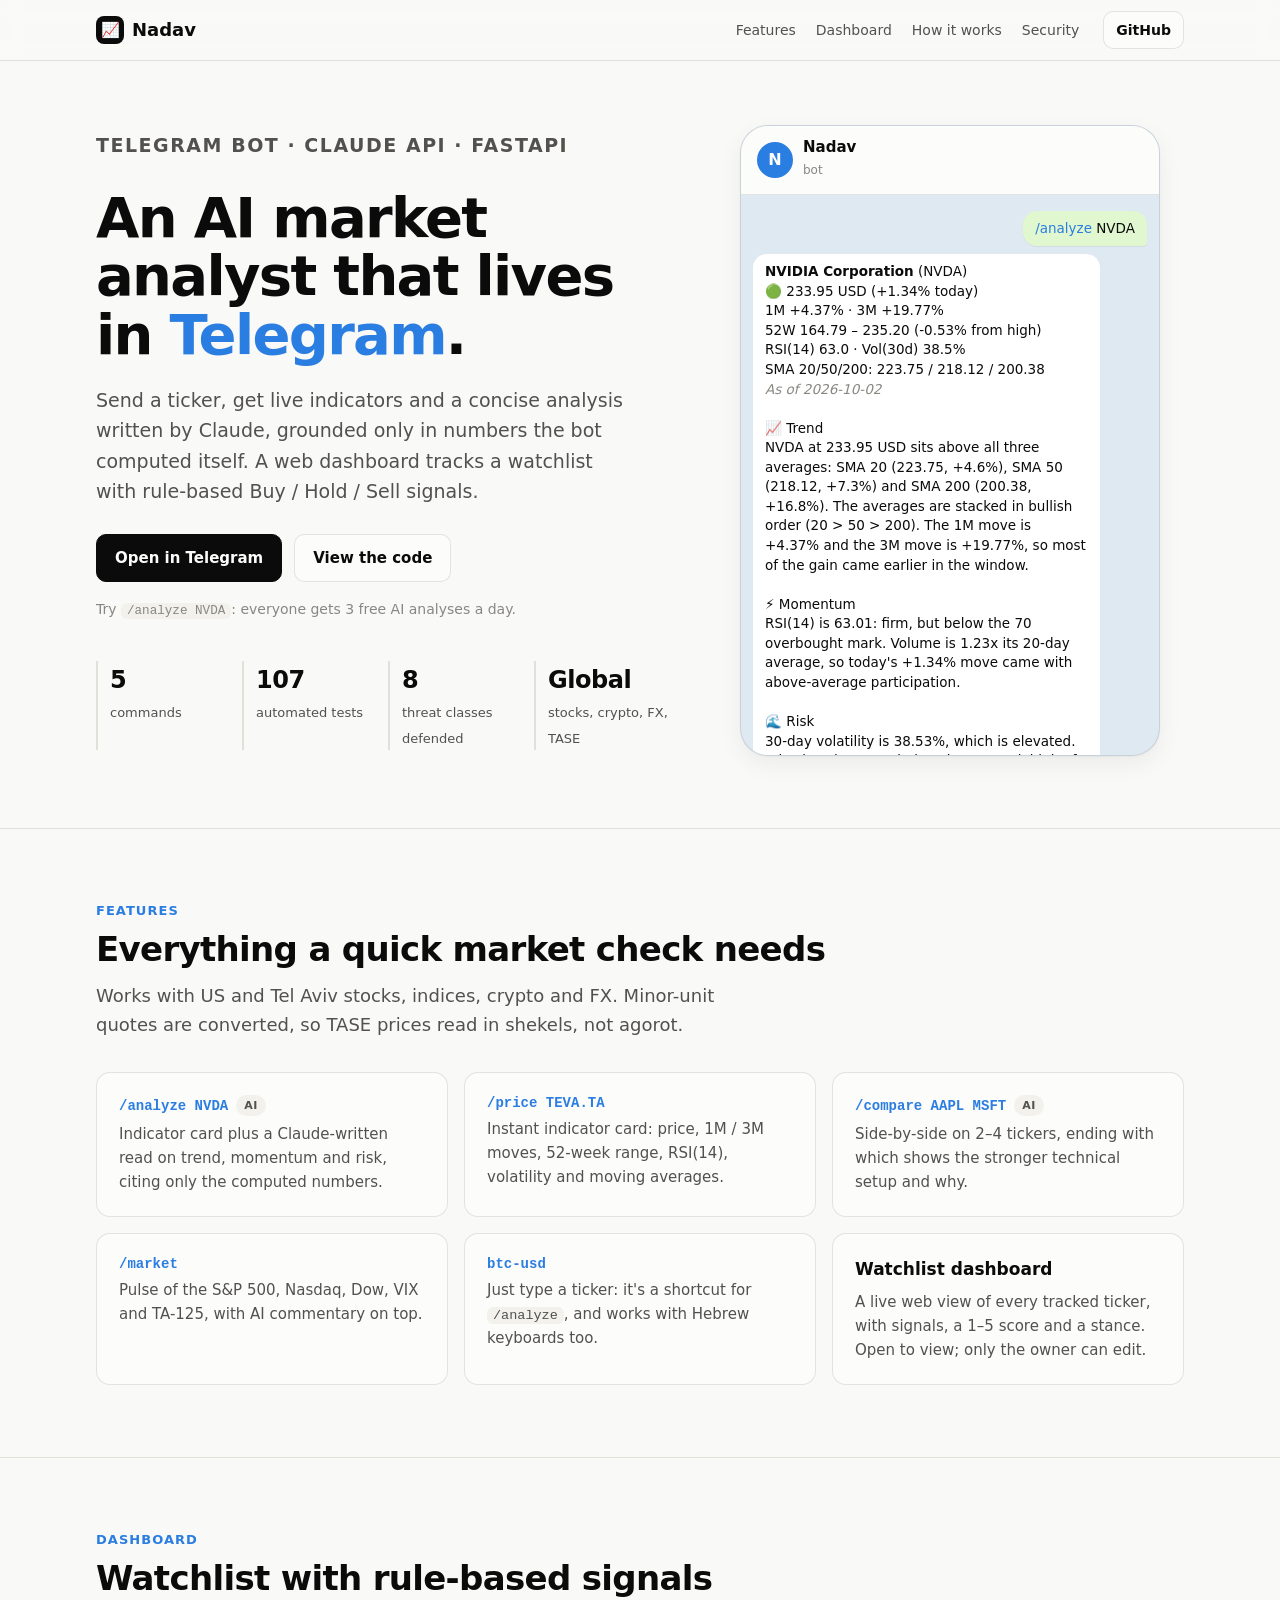
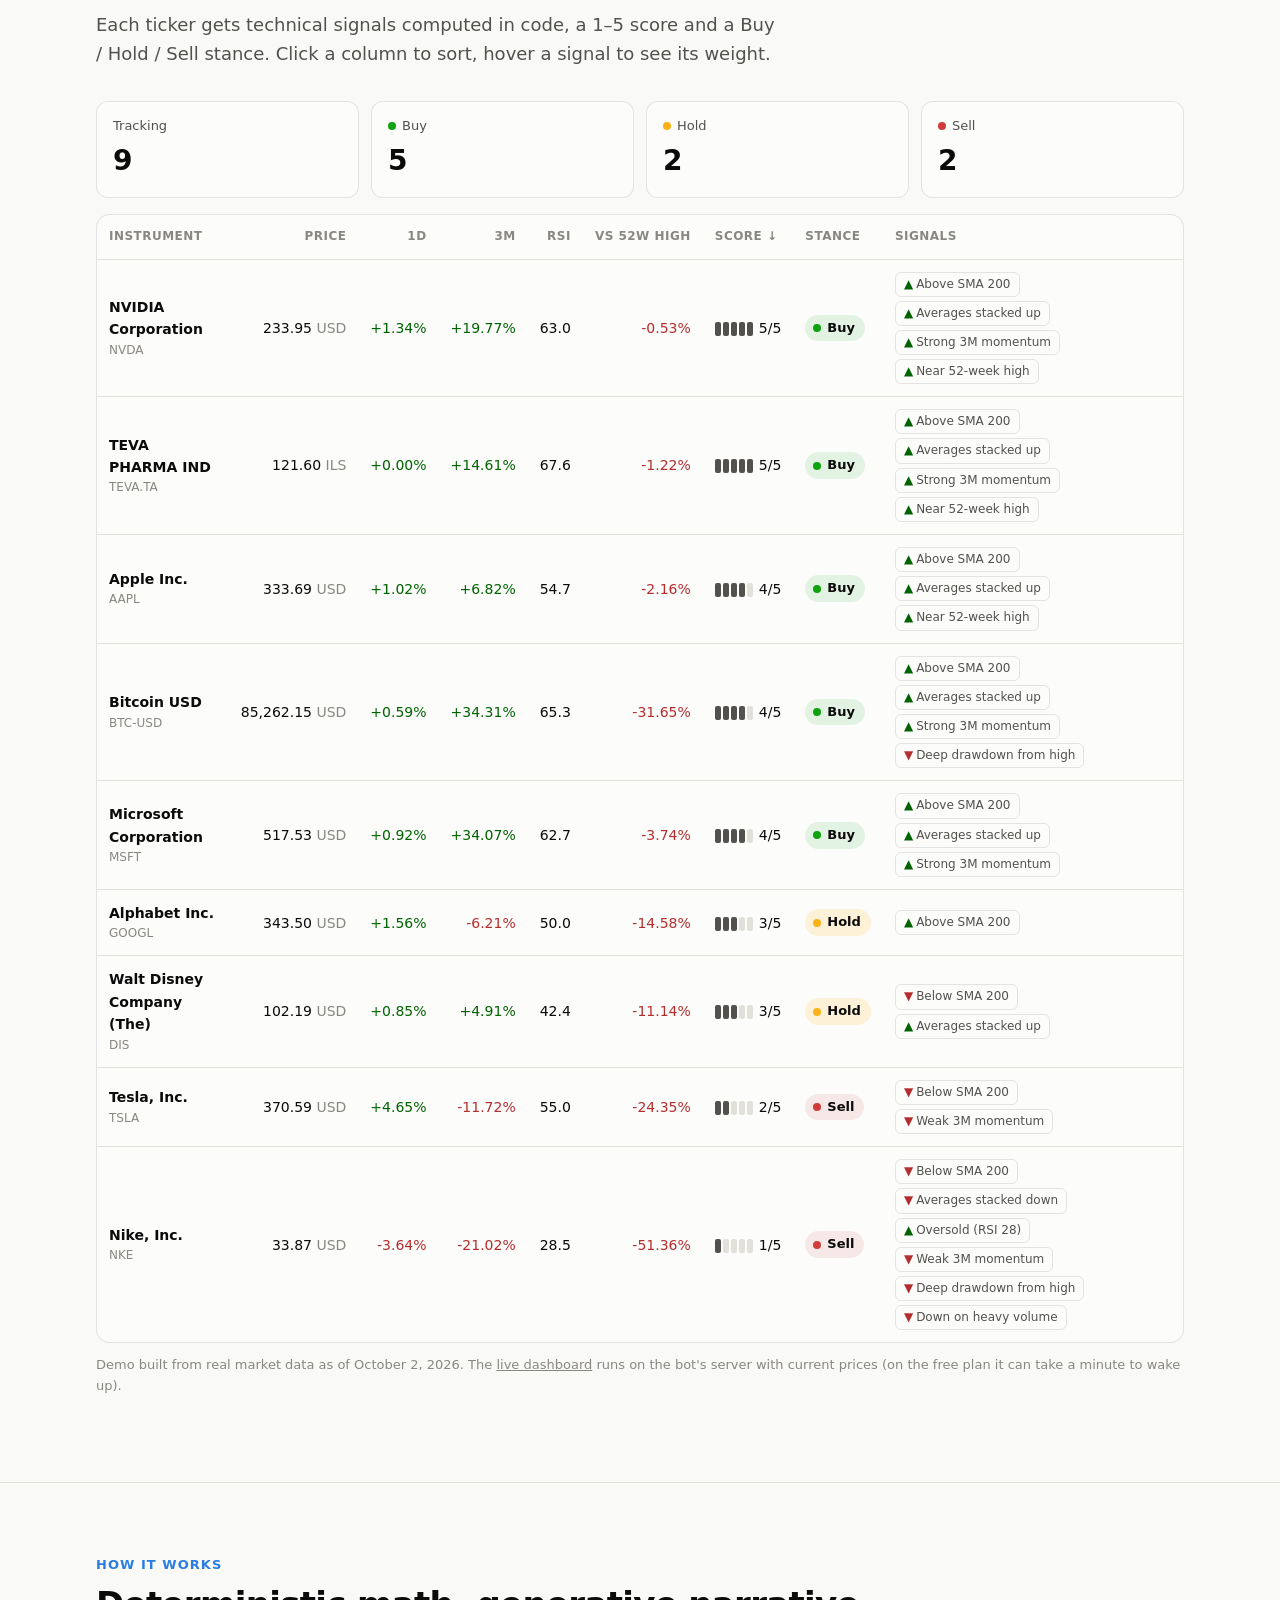
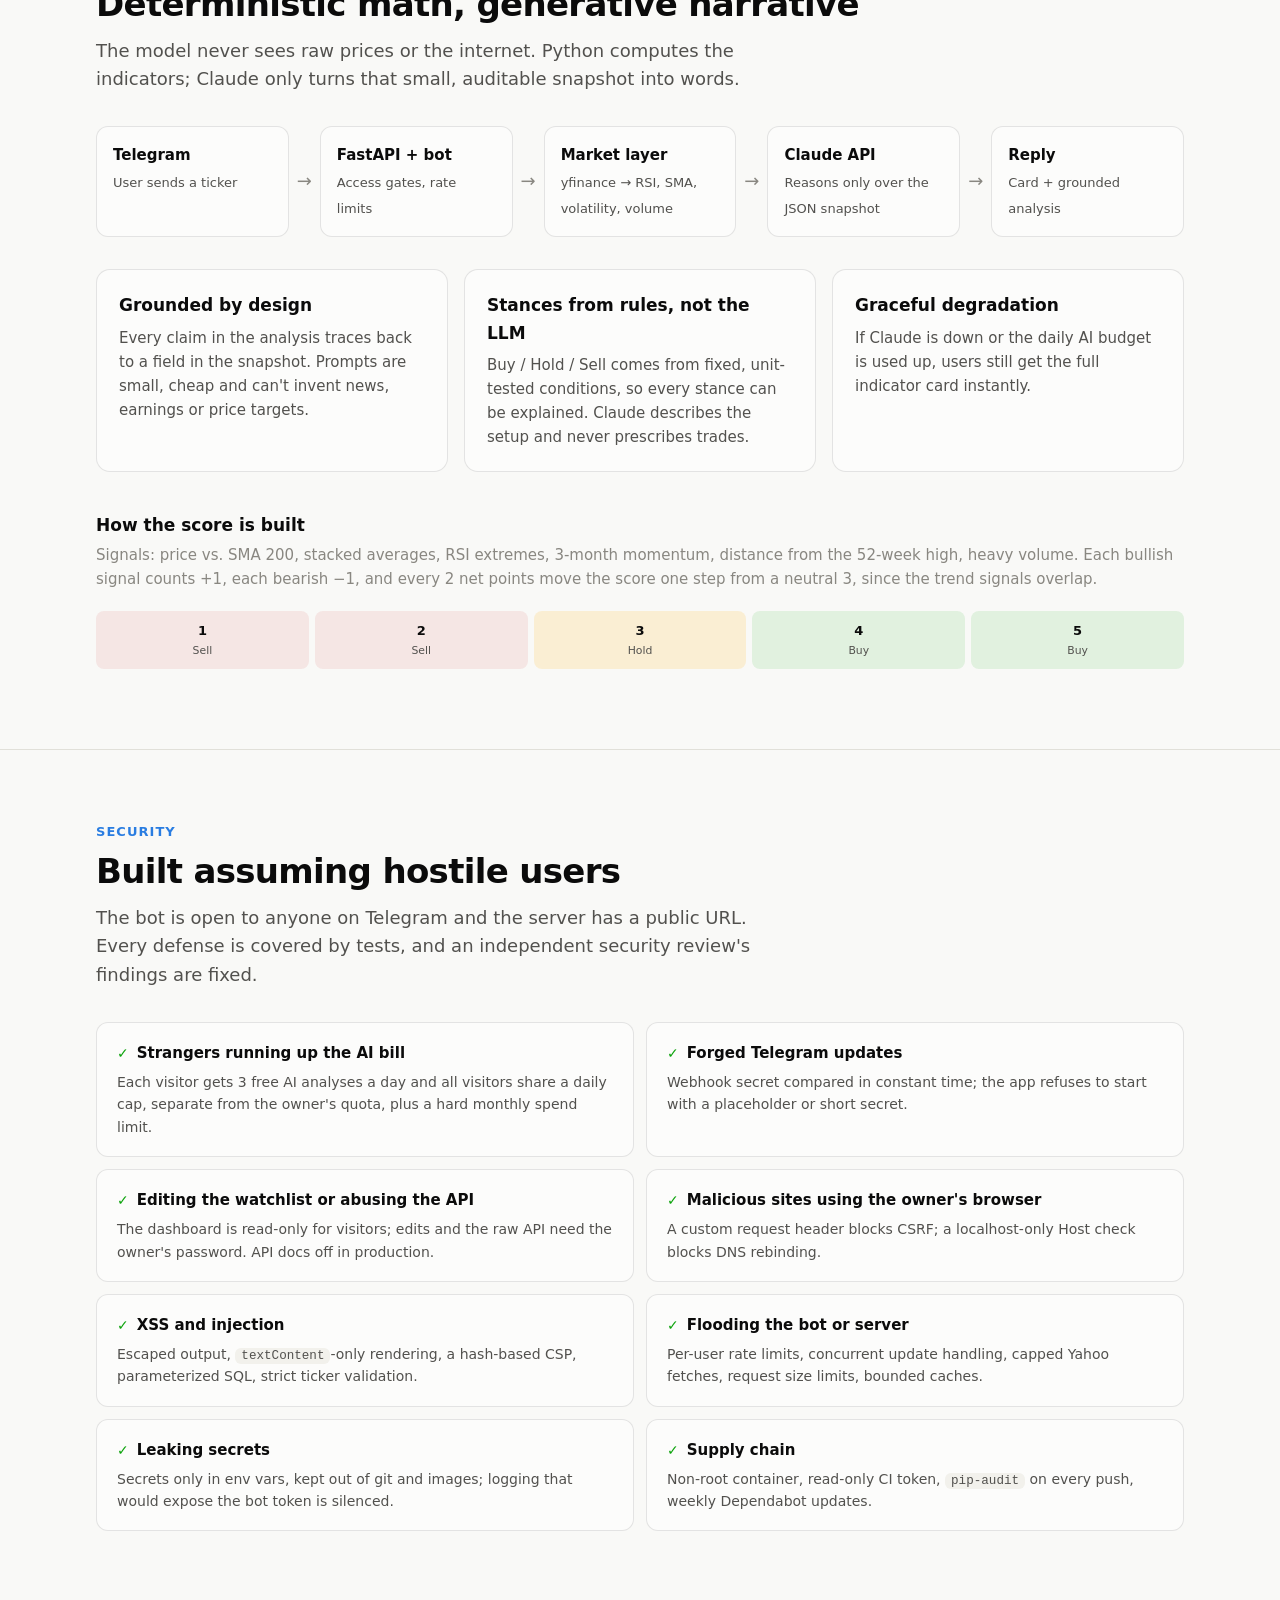
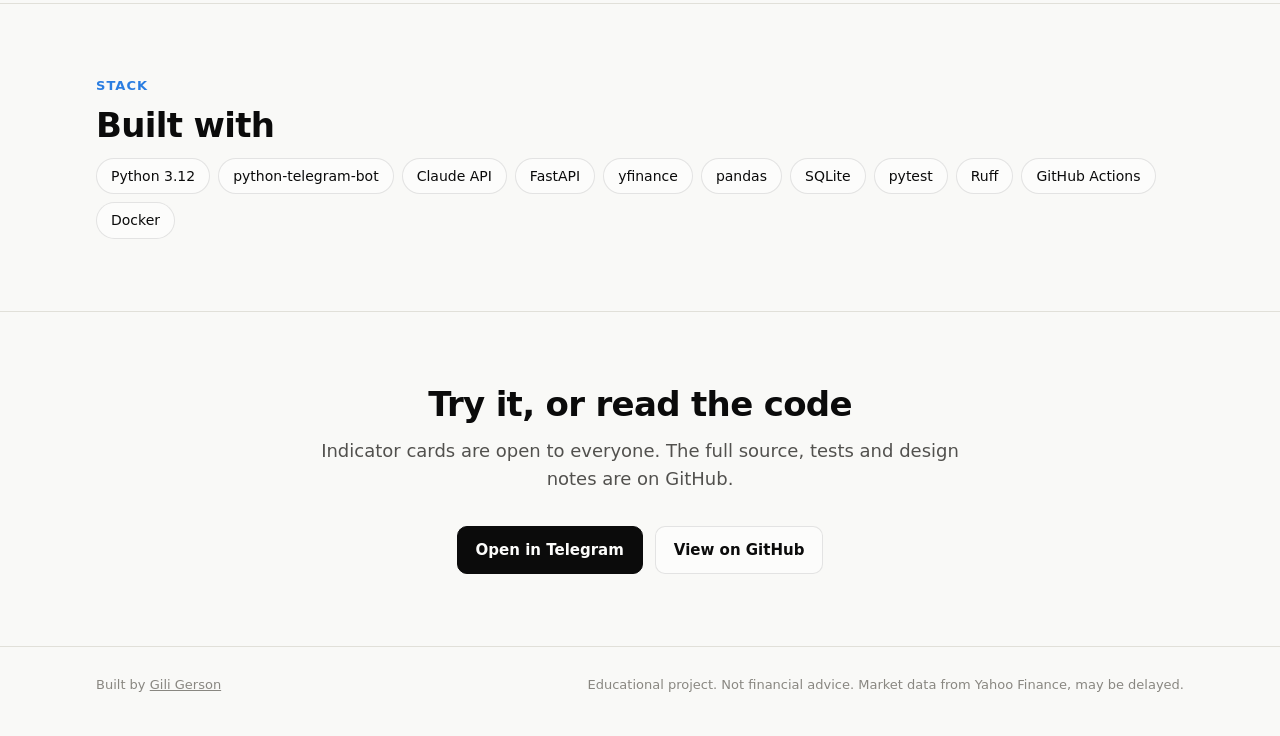
<file: site/index.html>
<!doctype html>
<html lang="en">
<head>
<meta charset="utf-8">
<meta name="viewport" content="width=device-width, initial-scale=1">
<title>Nadav · AI market analyst in Telegram</title>
<meta name="description" content="A Telegram bot that turns live market data into grounded, Claude-written analysis, with a watchlist dashboard and rule-based technical signals.">
<meta property="og:title" content="Nadav · AI market analyst in Telegram">
<meta property="og:description" content="Live indicators, Claude-written analysis grounded in computed data, and a watchlist dashboard with rule-based signals.">
<meta name="theme-color" content="#0b0b0b">
<link rel="icon" href="data:image/svg+xml,%3Csvg xmlns='http://www.w3.org/2000/svg' viewBox='0 0 32 32'%3E%3Crect width='32' height='32' rx='8' fill='%230b0b0b'/%3E%3Cpath d='M7 21l6-6 4 4 8-9' stroke='%23fff' stroke-width='3' fill='none' stroke-linecap='round' stroke-linejoin='round'/%3E%3C/svg%3E">
<link rel="stylesheet" href="styles.css">
<script src="app.js" defer></script>
</head>
<body>

<nav>
  <div class="wrap">
    <a class="logo" href="#top"><span class="logo-mark" aria-hidden="true">📈</span>Nadav</a>
    <div class="nav-links">
      <a href="#features">Features</a>
      <a href="#dashboard">Dashboard</a>
      <a href="#how">How it works</a>
      <a href="#security">Security</a>
    </div>
    <a class="btn btn-small" href="https://github.com/GiliGerson/nadav-bot">GitHub</a>
  </div>
</nav>

<header class="hero" id="top">
  <div class="wrap">
    <div>
      <p class="eyebrow">Telegram bot · Claude API · FastAPI</p>
      <h1>An AI market analyst that lives in <span>Telegram</span>.</h1>
      <p>Send a ticker, get live indicators and a concise analysis written by Claude, grounded only in numbers the bot computed itself. A web dashboard tracks a watchlist with rule-based Buy / Hold / Sell signals.</p>
      <div class="cta">
        <a class="btn btn-primary" href="https://t.me/NadavFinancialBot">Open in Telegram</a>
        <a class="btn" href="https://github.com/GiliGerson/nadav-bot">View the code</a>
      </div>
      <p class="note">Try <code>/analyze NVDA</code>: everyone gets 3 free AI analyses a day.</p>
      <div class="stats">
        <div class="stat"><b>5</b><span>commands</span></div>
        <div class="stat"><b>107</b><span>automated tests</span></div>
        <div class="stat"><b>8</b><span>threat classes defended</span></div>
        <div class="stat"><b>Global</b><span>stocks, crypto, FX, TASE</span></div>
      </div>
    </div>

    <div class="phone" aria-label="Example conversation with the bot">
      <div class="phone-bar">
        <div class="avatar" aria-hidden="true">N</div>
        <div><b>Nadav</b><small>bot</small></div>
      </div>
      <div class="chat">
        <div class="bubble out"><span class="cmd">/analyze</span> NVDA</div>
        <div class="bubble in"><b>NVIDIA Corporation</b> (NVDA)
🟢 233.95 USD  (+1.34% today)
1M +4.37% · 3M +19.77%
52W 164.79 – 235.20 (-0.53% from high)
RSI(14) 63.0 · Vol(30d) 38.5%
SMA 20/50/200: 223.75 / 218.12 / 200.38
<i>As of 2026-10-02</i>

📈 Trend
NVDA at 233.95 USD sits above all three averages: SMA 20 (223.75, +4.6%), SMA 50 (218.12, +7.3%) and SMA 200 (200.38, +16.8%). The averages are stacked in bullish order (20 &gt; 50 &gt; 200). The 1M move is +4.37% and the 3M move is +19.77%, so most of the gain came earlier in the window.

⚡ Momentum
RSI(14) is 63.01: firm, but below the 70 overbought mark. Volume is 1.23x its 20-day average, so today's +1.34% move came with above-average participation.

🌊 Risk
30-day volatility is 38.53%, which is elevated. Price is only 0.53% below the 52-week high of 235.2 and about 42% above the 52-week low of 164.79.

🧭 Bottom line
A strong, well-supported uptrend trading right at its yearly high, with momentum and volume confirming. Watch the 235.2 52-week high: a close above it on solid volume would extend the trend.

<i>Not financial advice. Data from Yahoo Finance, may be delayed.</i></div>
      </div>
    </div>
  </div>
</header>

<section id="features">
  <div class="wrap">
    <p class="eyebrow">Features</p>
    <h2>Everything a quick market check needs</h2>
    <p class="lede">Works with US and Tel Aviv stocks, indices, crypto and FX. Minor-unit quotes are converted, so TASE prices read in shekels, not agorot.</p>
    <div class="grid">
      <div class="card">
        <h3><span class="cmd">/analyze NVDA</span> <span class="pill">AI</span></h3>
        <p>Indicator card plus a Claude-written read on trend, momentum and risk, citing only the computed numbers.</p>
      </div>
      <div class="card">
        <h3><span class="cmd">/price TEVA.TA</span></h3>
        <p>Instant indicator card: price, 1M / 3M moves, 52-week range, RSI(14), volatility and moving averages.</p>
      </div>
      <div class="card">
        <h3><span class="cmd">/compare AAPL MSFT</span> <span class="pill">AI</span></h3>
        <p>Side-by-side on 2–4 tickers, ending with which shows the stronger technical setup and why.</p>
      </div>
      <div class="card">
        <h3><span class="cmd">/market</span></h3>
        <p>Pulse of the S&amp;P 500, Nasdaq, Dow, VIX and TA-125, with AI commentary on top.</p>
      </div>
      <div class="card">
        <h3><span class="cmd">btc-usd</span></h3>
        <p>Just type a ticker: it's a shortcut for <code>/analyze</code>, and works with Hebrew keyboards too.</p>
      </div>
      <div class="card">
        <h3>Watchlist dashboard</h3>
        <p>A live web view of every tracked ticker, with signals, a 1–5 score and a stance. Open to view; only the owner can edit.</p>
      </div>
    </div>
  </div>
</section>

<section id="dashboard">
  <div class="wrap">
    <p class="eyebrow">Dashboard</p>
    <h2>Watchlist with rule-based signals</h2>
    <p class="lede">Each ticker gets technical signals computed in code, a 1–5 score and a Buy / Hold / Sell stance. Click a column to sort, hover a signal to see its weight.</p>

    <div class="tiles" aria-label="Summary">
      <div class="tile"><div class="label">Tracking</div><div class="value" id="t-total">–</div></div>
      <div class="tile"><div class="label"><span class="swatch buy"></span>Buy</div><div class="value" id="t-Buy">–</div></div>
      <div class="tile"><div class="label"><span class="swatch hold"></span>Hold</div><div class="value" id="t-Hold">–</div></div>
      <div class="tile"><div class="label"><span class="swatch sell"></span>Sell</div><div class="value" id="t-Sell">–</div></div>
    </div>

    <div class="table-card">
      <div class="scroll">
        <table>
          <thead>
            <tr>
              <th data-sort="name">Instrument<span class="arrow-ind"></span></th>
              <th class="num" data-sort="price">Price<span class="arrow-ind"></span></th>
              <th class="num" data-sort="change_1d_pct">1D<span class="arrow-ind"></span></th>
              <th class="num" data-sort="change_3m_pct">3M<span class="arrow-ind"></span></th>
              <th class="num" data-sort="rsi_14">RSI<span class="arrow-ind"></span></th>
              <th class="num" data-sort="from_52w_high_pct">vs 52W high<span class="arrow-ind"></span></th>
              <th data-sort="score">Score<span class="arrow-ind"></span></th>
              <th data-sort="stance">Stance<span class="arrow-ind"></span></th>
              <th>Signals</th>
            </tr>
          </thead>
          <tbody id="rows"><tr><td colspan="9" class="muted">Loading demo data…</td></tr></tbody>
        </table>
      </div>
    </div>
    <p class="caption">Demo built from real market data as of October 2, 2026. The <a href="https://nadav-bot-0prm.onrender.com">live dashboard</a> runs on the bot's server with current prices (on the free plan it can take a minute to wake up).</p>
  </div>
</section>

<section id="how">
  <div class="wrap">
    <p class="eyebrow">How it works</p>
    <h2>Deterministic math, generative narrative</h2>
    <p class="lede">The model never sees raw prices or the internet. Python computes the indicators; Claude only turns that small, auditable snapshot into words.</p>

    <div class="flow" aria-label="Request flow">
      <div class="step"><b>Telegram</b><span>User sends a ticker</span></div>
      <div class="arrow" aria-hidden="true">→</div>
      <div class="step"><b>FastAPI + bot</b><span>Access gates, rate limits</span></div>
      <div class="arrow" aria-hidden="true">→</div>
      <div class="step"><b>Market layer</b><span>yfinance → RSI, SMA, volatility, volume</span></div>
      <div class="arrow" aria-hidden="true">→</div>
      <div class="step"><b>Claude API</b><span>Reasons only over the JSON snapshot</span></div>
      <div class="arrow" aria-hidden="true">→</div>
      <div class="step"><b>Reply</b><span>Card + grounded analysis</span></div>
    </div>

    <div class="decisions">
      <div class="card">
        <h3>Grounded by design</h3>
        <p>Every claim in the analysis traces back to a field in the snapshot. Prompts are small, cheap and can't invent news, earnings or price targets.</p>
      </div>
      <div class="card">
        <h3>Stances from rules, not the LLM</h3>
        <p>Buy / Hold / Sell comes from fixed, unit-tested conditions, so every stance can be explained. Claude describes the setup and never prescribes trades.</p>
      </div>
      <div class="card">
        <h3>Graceful degradation</h3>
        <p>If Claude is down or the daily AI budget is used up, users still get the full indicator card instantly.</p>
      </div>
    </div>

    <h3 class="subhead">How the score is built</h3>
    <p class="subtext">Signals: price vs. SMA 200, stacked averages, RSI extremes, 3-month momentum, distance from the 52-week high, heavy volume. Each bullish signal counts +1, each bearish −1, and every 2 net points move the score one step from a neutral 3, since the trend signals overlap.</p>
    <div class="scale">
      <div class="stance-Sell">1<small>Sell</small></div>
      <div class="stance-Sell">2<small>Sell</small></div>
      <div class="stance-Hold">3<small>Hold</small></div>
      <div class="stance-Buy">4<small>Buy</small></div>
      <div class="stance-Buy">5<small>Buy</small></div>
    </div>
  </div>
</section>

<section id="security">
  <div class="wrap">
    <p class="eyebrow">Security</p>
    <h2>Built assuming hostile users</h2>
    <p class="lede">The bot is open to anyone on Telegram and the server has a public URL. Every defense is covered by tests, and an independent security review's findings are fixed.</p>
    <div class="threats">
      <div class="threat"><h3><span class="ico">✓</span>Strangers running up the AI bill</h3><p>Each visitor gets 3 free AI analyses a day and all visitors share a daily cap, separate from the owner's quota, plus a hard monthly spend limit.</p></div>
      <div class="threat"><h3><span class="ico">✓</span>Forged Telegram updates</h3><p>Webhook secret compared in constant time; the app refuses to start with a placeholder or short secret.</p></div>
      <div class="threat"><h3><span class="ico">✓</span>Editing the watchlist or abusing the API</h3><p>The dashboard is read-only for visitors; edits and the raw API need the owner's password. API docs off in production.</p></div>
      <div class="threat"><h3><span class="ico">✓</span>Malicious sites using the owner's browser</h3><p>A custom request header blocks CSRF; a localhost-only Host check blocks DNS rebinding.</p></div>
      <div class="threat"><h3><span class="ico">✓</span>XSS and injection</h3><p>Escaped output, <code>textContent</code>-only rendering, a hash-based CSP, parameterized SQL, strict ticker validation.</p></div>
      <div class="threat"><h3><span class="ico">✓</span>Flooding the bot or server</h3><p>Per-user rate limits, concurrent update handling, capped Yahoo fetches, request size limits, bounded caches.</p></div>
      <div class="threat"><h3><span class="ico">✓</span>Leaking secrets</h3><p>Secrets only in env vars, kept out of git and images; logging that would expose the bot token is silenced.</p></div>
      <div class="threat"><h3><span class="ico">✓</span>Supply chain</h3><p>Non-root container, read-only CI token, <code>pip-audit</code> on every push, weekly Dependabot updates.</p></div>
    </div>
  </div>
</section>

<section id="stack">
  <div class="wrap">
    <p class="eyebrow">Stack</p>
    <h2>Built with</h2>
    <div class="stack">
      <span>Python 3.12</span><span>python-telegram-bot</span><span>Claude API</span><span>FastAPI</span>
      <span>yfinance</span><span>pandas</span><span>SQLite</span><span>pytest</span><span>Ruff</span>
      <span>GitHub Actions</span><span>Docker</span>
    </div>
  </div>
</section>

<section class="closing">
  <div class="wrap">
    <h2>Try it, or read the code</h2>
    <p class="lede centered">Indicator cards are open to everyone. The full source, tests and design notes are on GitHub.</p>
    <div class="cta">
      <a class="btn btn-primary" href="https://t.me/NadavFinancialBot">Open in Telegram</a>
      <a class="btn" href="https://github.com/GiliGerson/nadav-bot">View on GitHub</a>
    </div>
  </div>
</section>

<footer>
  <div class="wrap">
    <span>Built by <a href="https://github.com/GiliGerson">Gili Gerson</a></span>
    <span>Educational project. Not financial advice. Market data from Yahoo Finance, may be delayed.</span>
  </div>
</footer>

</body>
</html>
</file>
<file: site/styles.css>
:root {
  --page: #f9f9f7;
  --surface: #fcfcfb;
  --surface-2: #f2f1ec;
  --ink: #0b0b0b;
  --ink-2: #52514e;
  --muted: #898781;
  --grid: #e1e0d9;
  --border: rgba(11, 11, 11, 0.10);
  --accent: #0b0b0b;
  --accent-ink: #fcfcfb;
  --brand: #2a7de1;
  --up: #006300;
  --down: #b42e2e;
  --good: #0ca30c;
  --warning: #fab219;
  --critical: #d03b3b;
  --good-wash: rgba(12, 163, 12, 0.10);
  --warning-wash: rgba(250, 178, 25, 0.16);
  --critical-wash: rgba(208, 59, 59, 0.10);
  --row-hover: rgba(11, 11, 11, 0.03);
  --chat-bg: #dfe9f2;
  --bubble-in: #ffffff;
  --bubble-out: #e1f7cf;
  --shadow: 0 1px 2px rgba(11, 11, 11, 0.04), 0 8px 24px rgba(11, 11, 11, 0.06);
  color-scheme: light;
}
@media (prefers-color-scheme: dark) {
  :root:not([data-theme="light"]) {
    --page: #0d0d0d; --surface: #1a1a19; --surface-2: #222220; --ink: #ffffff; --ink-2: #c3c2b7;
    --muted: #898781; --grid: #2c2c2a; --border: rgba(255, 255, 255, 0.10); --accent: #ffffff;
    --accent-ink: #0d0d0d; --brand: #5aa2f0; --up: #0ca30c; --down: #e86464;
    --good-wash: rgba(12, 163, 12, 0.16); --warning-wash: rgba(250, 178, 25, 0.14);
    --critical-wash: rgba(208, 59, 59, 0.18); --row-hover: rgba(255, 255, 255, 0.03);
    --chat-bg: #0f1a24; --bubble-in: #1d2733; --bubble-out: #2b5278;
    --shadow: 0 1px 2px rgba(0, 0, 0, 0.3), 0 8px 24px rgba(0, 0, 0, 0.35);
    color-scheme: dark;
  }
}
:root[data-theme="dark"] {
  --page: #0d0d0d; --surface: #1a1a19; --surface-2: #222220; --ink: #ffffff; --ink-2: #c3c2b7;
  --muted: #898781; --grid: #2c2c2a; --border: rgba(255, 255, 255, 0.10); --accent: #ffffff;
  --accent-ink: #0d0d0d; --brand: #5aa2f0; --up: #0ca30c; --down: #e86464;
  --good-wash: rgba(12, 163, 12, 0.16); --warning-wash: rgba(250, 178, 25, 0.14);
  --critical-wash: rgba(208, 59, 59, 0.18); --row-hover: rgba(255, 255, 255, 0.03);
  --chat-bg: #0f1a24; --bubble-in: #1d2733; --bubble-out: #2b5278;
  --shadow: 0 1px 2px rgba(0, 0, 0, 0.3), 0 8px 24px rgba(0, 0, 0, 0.35);
  color-scheme: dark;
}

* { box-sizing: border-box; }
html { scroll-behavior: smooth; scroll-padding-top: 72px; }
body {
  margin: 0; background: var(--page); color: var(--ink);
  font: 16px/1.6 system-ui, -apple-system, "Segoe UI", sans-serif;
  -webkit-font-smoothing: antialiased;
}
a { color: inherit; }
code { font: 0.9em ui-monospace, "SF Mono", Menlo, monospace; background: var(--surface-2); padding: 1px 6px; border-radius: 6px; }
.wrap { max-width: 1120px; margin: 0 auto; padding: 0 16px; }
section { padding: 72px 0; border-top: 1px solid var(--grid); }
.eyebrow { font-size: 13px; font-weight: 600; letter-spacing: 0.08em; text-transform: uppercase; color: var(--brand); margin: 0 0 8px; }
h2 { font-size: clamp(26px, 4vw, 34px); line-height: 1.2; letter-spacing: -0.02em; margin: 0 0 12px; }
.lede { color: var(--ink-2); max-width: 680px; margin: 0 0 32px; font-size: 18px; }

/* --- Nav ------------------------------------------------------------------ */
nav {
  position: sticky; top: 0; z-index: 10; background: color-mix(in srgb, var(--page) 85%, transparent);
  backdrop-filter: blur(10px); border-bottom: 1px solid var(--grid);
}
nav .wrap { display: flex; align-items: center; gap: 24px; height: 60px; }
.logo { display: flex; align-items: center; gap: 8px; font-weight: 700; text-decoration: none; font-size: 18px; }
.logo-mark {
  width: 28px; height: 28px; border-radius: 8px; background: var(--accent); color: var(--accent-ink);
  display: grid; place-items: center; font-size: 15px;
}
.nav-links { display: flex; gap: 20px; margin-left: auto; font-size: 14px; }
.nav-links a { text-decoration: none; color: var(--ink-2); }
.nav-links a:hover { color: var(--ink); }

.btn {
  display: inline-flex; align-items: center; gap: 8px; border-radius: 10px; padding: 11px 18px;
  font-weight: 600; font-size: 15px; text-decoration: none; border: 1px solid var(--border);
  background: var(--surface); color: var(--ink); cursor: pointer; font-family: inherit;
}
.btn:hover { background: var(--row-hover); }
.btn-primary { background: var(--accent); color: var(--accent-ink); border-color: var(--accent); }
.btn-primary:hover { opacity: 0.88; background: var(--accent); }
.btn-small { padding: 7px 12px; font-size: 14px; }

/* --- Hero ----------------------------------------------------------------- */
.hero { padding: 64px 0 72px; border-top: none; }
.hero .wrap { display: grid; grid-template-columns: 1.1fr 0.9fr; gap: 48px; align-items: center; }
.hero h1 { font-size: clamp(36px, 6vw, 56px); line-height: 1.05; letter-spacing: -0.03em; margin: 0 0 20px; }
.hero h1 span { color: var(--brand); }
.hero p { font-size: 19px; color: var(--ink-2); margin: 0 0 28px; max-width: 540px; }
.cta { display: flex; flex-wrap: wrap; gap: 12px; }
.hero .note { font-size: 14px; color: var(--muted); margin: 16px 0 0; }

.stats { display: grid; grid-template-columns: repeat(4, minmax(0, 1fr)); gap: 12px; margin-top: 40px; }
.stat { border-left: 2px solid var(--grid); padding-left: 12px; }
.stat b { display: block; font-size: 24px; letter-spacing: -0.02em; }
.stat span { font-size: 13px; color: var(--ink-2); }

/* --- Telegram chat mock ---------------------------------------------------- */
.phone {
  background: var(--chat-bg); border-radius: 28px; border: 1px solid var(--border); box-shadow: var(--shadow);
  overflow: hidden; max-width: 420px; justify-self: center; width: 100%;
}
.phone-bar { display: flex; align-items: center; gap: 10px; padding: 12px 16px; background: var(--surface); border-bottom: 1px solid var(--border); }
.avatar { width: 36px; height: 36px; border-radius: 50%; background: var(--brand); color: #fff; display: grid; place-items: center; font-weight: 700; }
.phone-bar b { display: block; font-size: 15px; line-height: 1.2; }
.phone-bar small { color: var(--muted); font-size: 12px; }
.chat { padding: 16px 12px; display: flex; flex-direction: column; gap: 8px; max-height: 560px; overflow-y: auto; }
.bubble {
  max-width: 88%; padding: 8px 12px; border-radius: 14px; font-size: 13.5px; line-height: 1.45;
  white-space: pre-line; box-shadow: 0 1px 1px rgba(0, 0, 0, 0.06);
}
.bubble.out { align-self: flex-end; background: var(--bubble-out); border-bottom-right-radius: 4px; }
.bubble.in { align-self: flex-start; background: var(--bubble-in); border-bottom-left-radius: 4px; }
.bubble .cmd { color: var(--brand); }
.bubble i { color: var(--muted); }

/* --- Feature cards --------------------------------------------------------- */
.grid { display: grid; grid-template-columns: repeat(3, minmax(0, 1fr)); gap: 16px; }
.card { background: var(--surface); border: 1px solid var(--border); border-radius: 14px; padding: 22px; }
.card h3 { margin: 0 0 6px; font-size: 17px; display: flex; align-items: center; gap: 8px; }
.card p { margin: 0; color: var(--ink-2); font-size: 15px; }
.card .cmd { font: 600 14px ui-monospace, "SF Mono", Menlo, monospace; color: var(--brand); }
.pill { font-size: 11px; font-weight: 600; padding: 2px 8px; border-radius: 999px; background: var(--surface-2); color: var(--ink-2); text-transform: uppercase; letter-spacing: 0.04em; }

/* --- Dashboard demo -------------------------------------------------------- */
.tiles { display: grid; grid-template-columns: repeat(4, minmax(0, 1fr)); gap: 12px; margin-bottom: 16px; }
.tile { background: var(--surface); border: 1px solid var(--border); border-radius: 12px; padding: 14px 16px; }
.tile .label { display: flex; align-items: center; gap: 6px; color: var(--ink-2); font-size: 13px; }
.tile .value { font-size: 28px; font-weight: 650; margin-top: 2px; }
.swatch { width: 8px; height: 8px; border-radius: 50%; }
.swatch.buy { background: var(--good); }
.swatch.hold { background: var(--warning); }
.swatch.sell { background: var(--critical); }

.table-card { background: var(--surface); border: 1px solid var(--border); border-radius: 14px; overflow: hidden; }
.scroll { overflow-x: auto; }
table { width: 100%; border-collapse: collapse; min-width: 900px; font-size: 14px; }
th, td { padding: 12px; text-align: left; border-bottom: 1px solid var(--grid); vertical-align: middle; }
tbody tr:last-child td { border-bottom: none; }
tbody tr:hover { background: var(--row-hover); }
th { font-size: 12px; font-weight: 600; color: var(--muted); text-transform: uppercase; letter-spacing: 0.04em; white-space: nowrap; user-select: none; }
th[data-sort] { cursor: pointer; }
th[data-sort]:hover { color: var(--ink); }
.num { text-align: right; font-variant-numeric: tabular-nums; white-space: nowrap; }
.name { font-weight: 600; }
.ticker { color: var(--muted); font-size: 12px; }
.up { color: var(--up); }
.down { color: var(--down); }
.muted { color: var(--muted); }
.stance { display: inline-flex; align-items: center; gap: 6px; padding: 3px 10px 3px 8px; border-radius: 999px; font-weight: 600; font-size: 13px; white-space: nowrap; }
.stance .dot { width: 8px; height: 8px; border-radius: 50%; }
.stance-Buy { background: var(--good-wash); } .stance-Buy .dot { background: var(--good); }
.stance-Hold { background: var(--warning-wash); } .stance-Hold .dot { background: var(--warning); }
.stance-Sell { background: var(--critical-wash); } .stance-Sell .dot { background: var(--critical); }
.meter { display: inline-flex; gap: 2px; vertical-align: middle; margin-right: 6px; }
.meter i { width: 6px; height: 14px; border-radius: 2px; background: var(--grid); }
.meter i.on { background: var(--ink-2); }
.chips { display: flex; flex-wrap: wrap; gap: 4px; }
.chip { font-size: 12px; padding: 2px 8px; border-radius: 6px; border: 1px solid var(--border); color: var(--ink-2); white-space: nowrap; }
.chip b { font-weight: 600; margin-right: 3px; }
.caption { font-size: 13px; color: var(--muted); margin-top: 12px; }

/* --- How it works ---------------------------------------------------------- */
.flow { display: flex; align-items: stretch; gap: 0; margin-bottom: 32px; flex-wrap: wrap; }
.step { flex: 1 1 160px; background: var(--surface); border: 1px solid var(--border); border-radius: 12px; padding: 16px; }
.step b { display: block; font-size: 15px; margin-bottom: 2px; }
.step span { font-size: 13px; color: var(--ink-2); }
.arrow { display: grid; place-items: center; color: var(--muted); padding: 0 8px; font-size: 18px; }
.decisions { display: grid; grid-template-columns: repeat(3, minmax(0, 1fr)); gap: 16px; }

.scale { display: grid; grid-template-columns: repeat(5, minmax(0, 1fr)); gap: 6px; margin: 20px 0 8px; }
.scale div { border-radius: 8px; padding: 10px; text-align: center; font-size: 13px; font-weight: 600; }
.scale small { display: block; font-weight: 400; color: var(--ink-2); }

/* --- Security ------------------------------------------------------------- */
.threats { display: grid; grid-template-columns: repeat(2, minmax(0, 1fr)); gap: 12px; }
.threat { background: var(--surface); border: 1px solid var(--border); border-radius: 12px; padding: 18px 20px; }
.threat h3 { margin: 0 0 6px; font-size: 15px; display: flex; gap: 8px; align-items: baseline; }
.threat h3 .ico { color: var(--good); font-size: 14px; }
.threat p { margin: 0; color: var(--ink-2); font-size: 14px; }

/* --- Stack ------------------------------------------------------------------ */
.stack { display: flex; flex-wrap: wrap; gap: 8px; }
.stack span { border: 1px solid var(--border); background: var(--surface); border-radius: 999px; padding: 6px 14px; font-size: 14px; }

.closing { text-align: center; }
.centered { margin-left: auto; margin-right: auto; }
.subhead { margin: 40px 0 4px; font-size: 17px; }
.subtext { margin: 0; font-size: 15px; color: var(--muted); }
.closing .cta { justify-content: center; }
footer { border-top: 1px solid var(--grid); padding: 28px 0 40px; color: var(--muted); font-size: 13px; }
footer .wrap { display: flex; flex-wrap: wrap; justify-content: space-between; gap: 12px; }

@media (max-width: 900px) {
  .hero .wrap { grid-template-columns: 1fr; }
  .grid, .decisions { grid-template-columns: 1fr 1fr; }
  .threats { grid-template-columns: 1fr; }
  .nav-links { display: none; }
  nav .btn { margin-left: auto; }
}
@media (max-width: 600px) {
  section { padding: 56px 0; }
  .grid, .decisions { grid-template-columns: 1fr; }
  .tiles, .stats { grid-template-columns: repeat(2, minmax(0, 1fr)); }
  .arrow { transform: rotate(90deg); width: 100%; padding: 4px 0; }
  .step { flex-basis: 100%; }
  .scale { grid-template-columns: repeat(5, minmax(0, 1fr)); }
  .scale div { padding: 8px 2px; font-size: 12px; }
}
</file>
